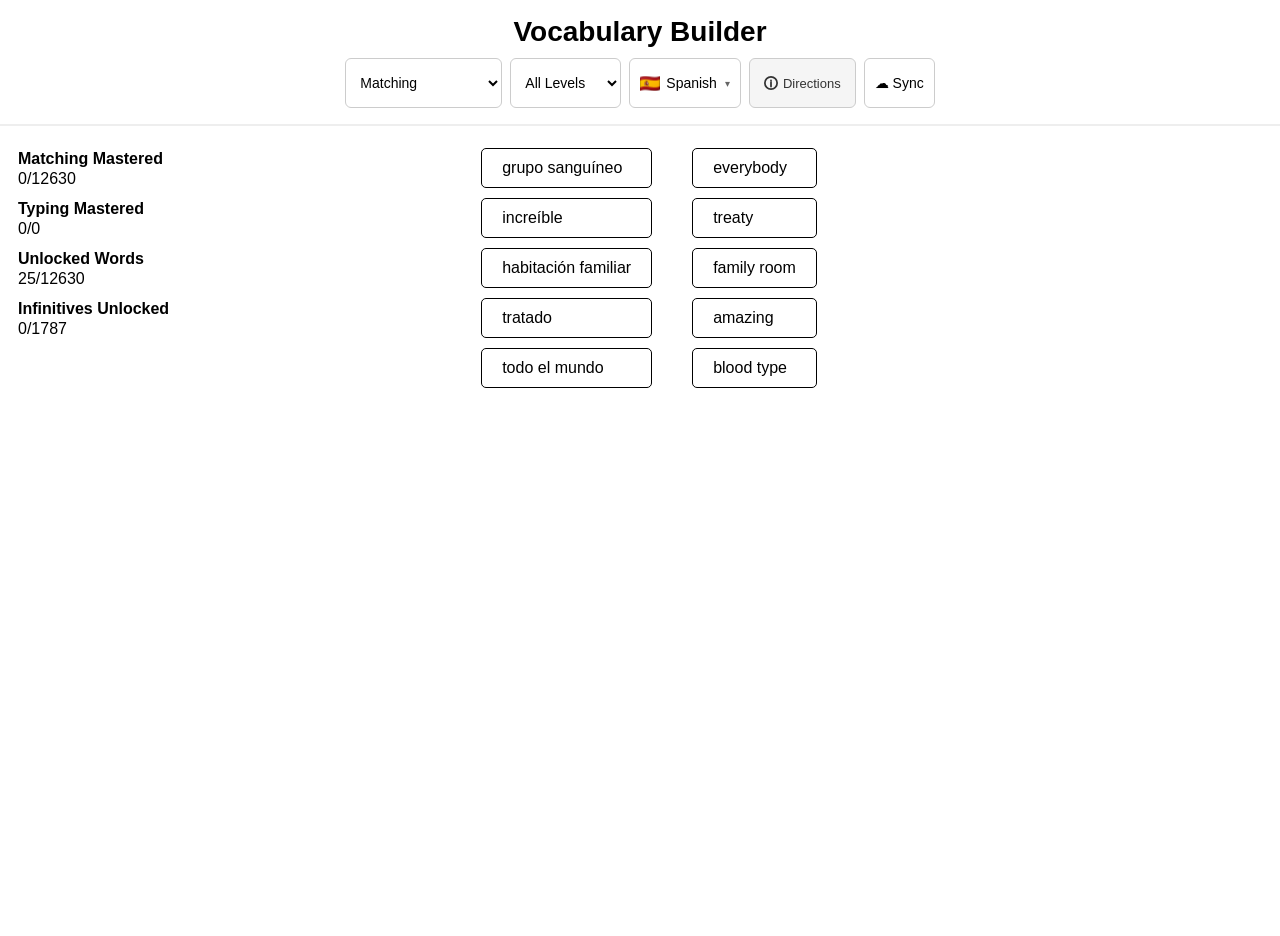
<file: index.html>
<!DOCTYPE html>
<html>
<head>
  <meta charset="UTF-8">
  <title>Language Learning Game</title>
  <link rel="stylesheet" href="style.css">

  <!-- PWA: makes the app installable -->
  <meta name="viewport" content="width=device-width, initial-scale=1">
  <meta name="theme-color" content="#ffffff">
  <link rel="manifest" href="manifest.json">
  <link rel="apple-touch-icon" href="icon-192.png">
</head>
<body>
<div id="inlineJsMarker" style="display:none;"></div>

  <header class="top">
    <h1 id="appTitle">Vocabulary Builder</h1>

    <div class="controls">
      <select id="mode">
        <option value="all">Matching</option>
        <option value="review">Review Only</option>
        <option value="typing">Typing Game</option>
        <option value="verb-match" disabled id="verbMatchOption">Verb Matching</option>
        <option value="tense-match" disabled id="tenseMatchOption">Tense Matching</option>
        <option value="verb-type" disabled id="verbTypeOption">Verb Typing</option>
        <option value="verb-transform" disabled id="verbTransformOption">Verb Transforming</option>
        <option value="mixed-mode">Mixed Mode</option>
      </select>

      <select id="level">
        <option value="all">All Levels</option>
        <option value="verbs">Verbs Only</option>
        <option value="A1">A1</option>
        <option value="A2">A2</option>
        <option value="B1">B1</option>
        <option value="B2">B2</option>
      </select>

      <div class="lang-select" id="langSelect" title="Language">
        <div class="lang-select-btn">
          <img class="lang-flag-img" src="" alt="">
          <span class="lang-select-label"></span>
          <span class="lang-chevron">▾</span>
        </div>
        <div class="lang-select-dropdown">
          <div class="lang-option" data-lang="es">
            <img src="flag_es.png" alt="ES"> Spanish
          </div>
          <div class="lang-option" data-lang="it">
            <img src="flag_it.png" alt="IT"> Italian
          </div>
        </div>
      </div>

      <a href="javascript:void(0)" onclick="window.open('help.html','_blank')" id="directionsBtn" title="How to play" style="
        display:inline-flex; align-items:center; gap:5px;
        padding:6px 14px;
        background:#f5f5f5; border:1px solid #ccc; border-radius:6px;
        color:#333; font-size:13px; font-weight:500;
        text-decoration:none; cursor:pointer;
        white-space:nowrap;
        transition:background 0.15s, border-color 0.15s;
      "
      onmouseover="this.style.background='#e8e8e8'; this.style.borderColor='#aaa';"
      onmouseout="this.style.background='#f5f5f5'; this.style.borderColor='#ccc';"
      >
        <svg width="14" height="14" viewBox="0 0 16 16" fill="none" stroke="currentColor" stroke-width="2" stroke-linecap="round">
          <circle cx="8" cy="8" r="7"/>
          <path d="M8 7v5M8 5v.5"/>
        </svg>
        Directions
      </a>
    </div>
  </header>

  <div class="content">
    <aside class="sidebar">
      <div id="stats"></div>
      <div id="mastery"></div>
    </aside>

    <main class="gameArea">

      <div class="game">
        <div id="sourceCol" class="column"></div>
        <div id="targetCol" class="column"></div>
      </div>

      <div id="typingArea" class="typing" style="display:none;">
        <div id="prompt"></div>
        <div class="input-row" id="inputRow0">
          <input id="translationInput" type="text" autocomplete="off" autocorrect="off" autocapitalize="off" spellcheck="false">
        </div>
        <div id="extraInputs" style="display:none;"></div>

        <div id="accentButtons" class="accent-buttons"></div>

        <button id="submitTranslation">Submit</button>
        <div id="feedback"></div>
        <button id="continueBtn" style="display:none;">Continue</button>
      </div>

      <div id="verbTransformArea" style="display:none;"></div>

    </main>
  </div>

  <script type="module" src="app_main.js"></script>

<script>
  window.addEventListener("DOMContentLoaded", () => {
    const current = new URLSearchParams(window.location.search).get("lang") || "es";
    const flags = { es: "flag_es.png", it: "flag_it.png" };
    const labels = { es: "Spanish", it: "Italian" };

    const sel      = document.getElementById("langSelect");
    const btn      = sel.querySelector(".lang-select-btn");
    const flagImg  = sel.querySelector(".lang-flag-img");
    const labelEl  = sel.querySelector(".lang-select-label");
    const dropdown = sel.querySelector(".lang-select-dropdown");

    flagImg.src = flags[current];
    flagImg.alt = current.toUpperCase();
    labelEl.textContent = labels[current];

    btn.addEventListener("click", e => {
      e.stopPropagation();
      dropdown.classList.toggle("open");
    });
    document.addEventListener("click", () => dropdown.classList.remove("open"));

    sel.querySelectorAll(".lang-option").forEach(opt => {
      if (opt.dataset.lang === current) opt.classList.add("lang-option-active");
      opt.addEventListener("click", e => {
        e.stopPropagation();
        const url = new URL(window.location.href);
        url.searchParams.set("lang", opt.dataset.lang);
        window.location.href = url.toString();
      });
    });
  });
</script>

</body>
</html>
</file>
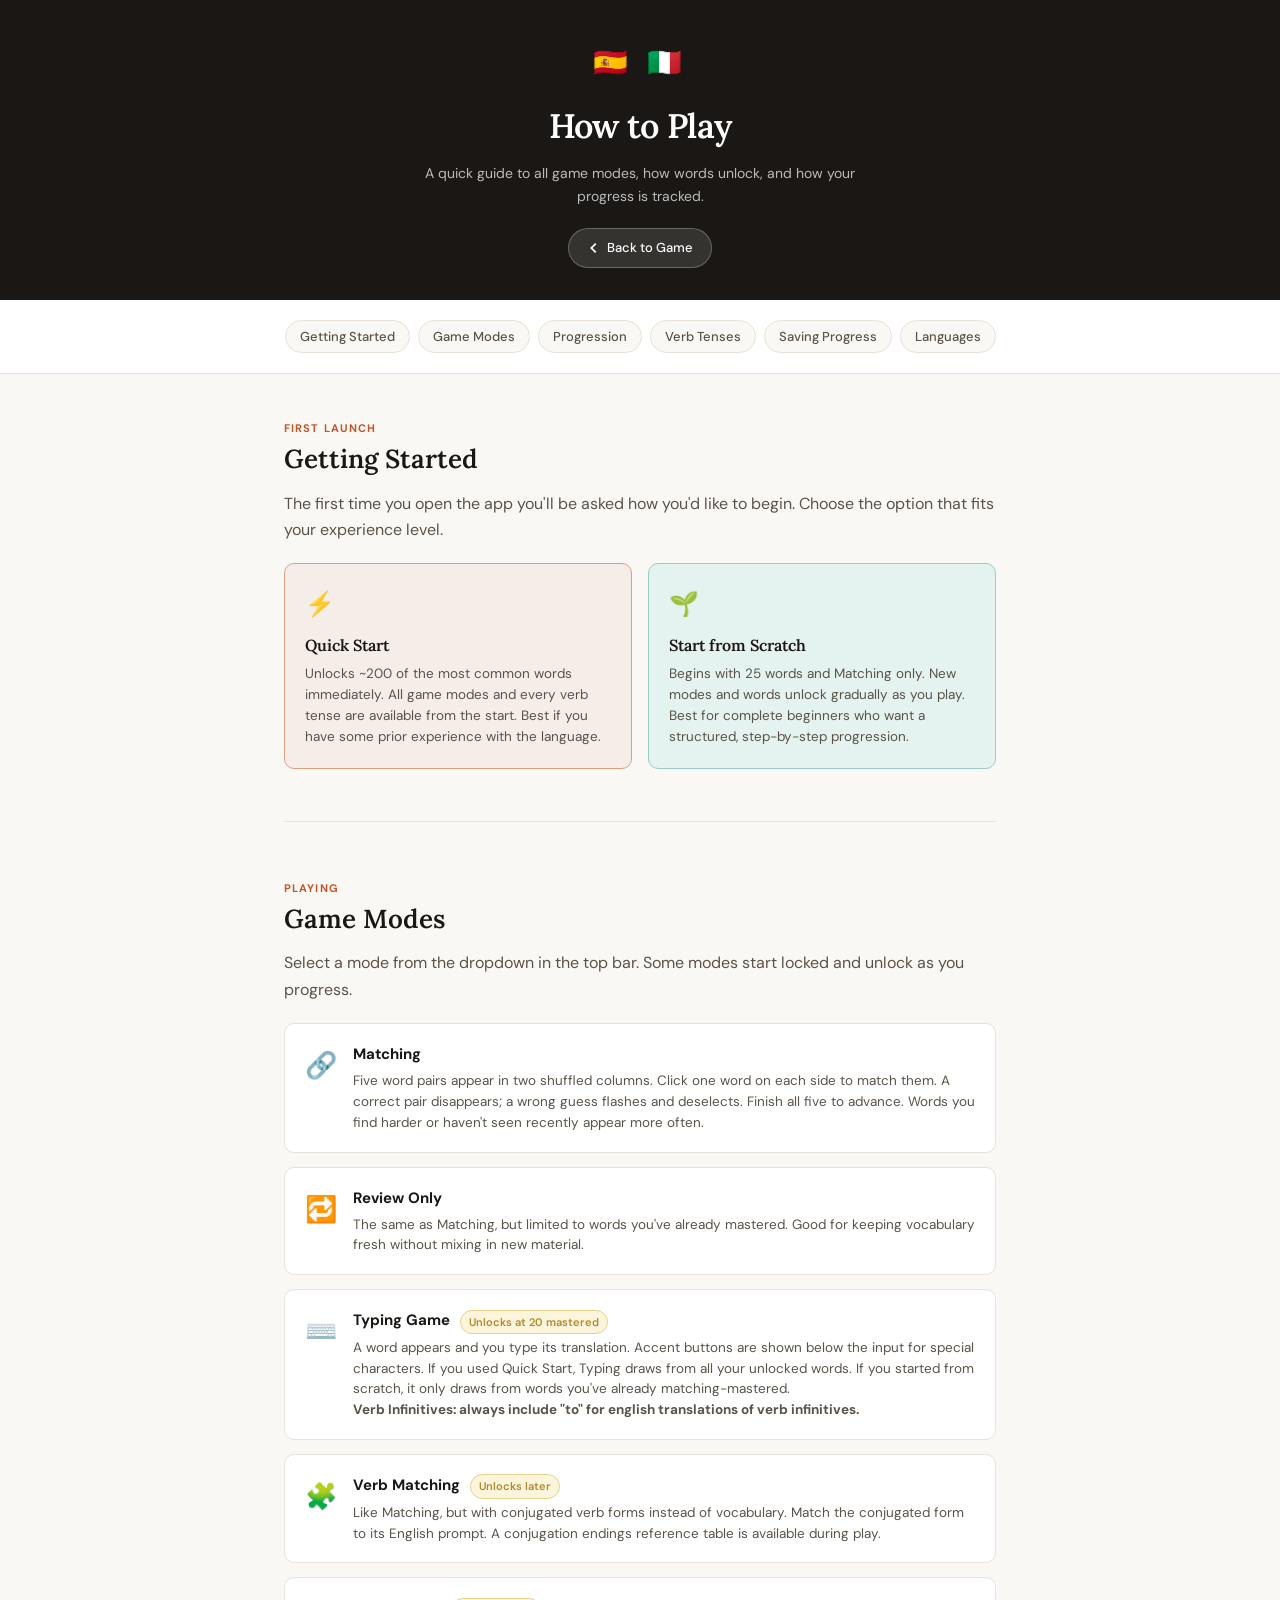
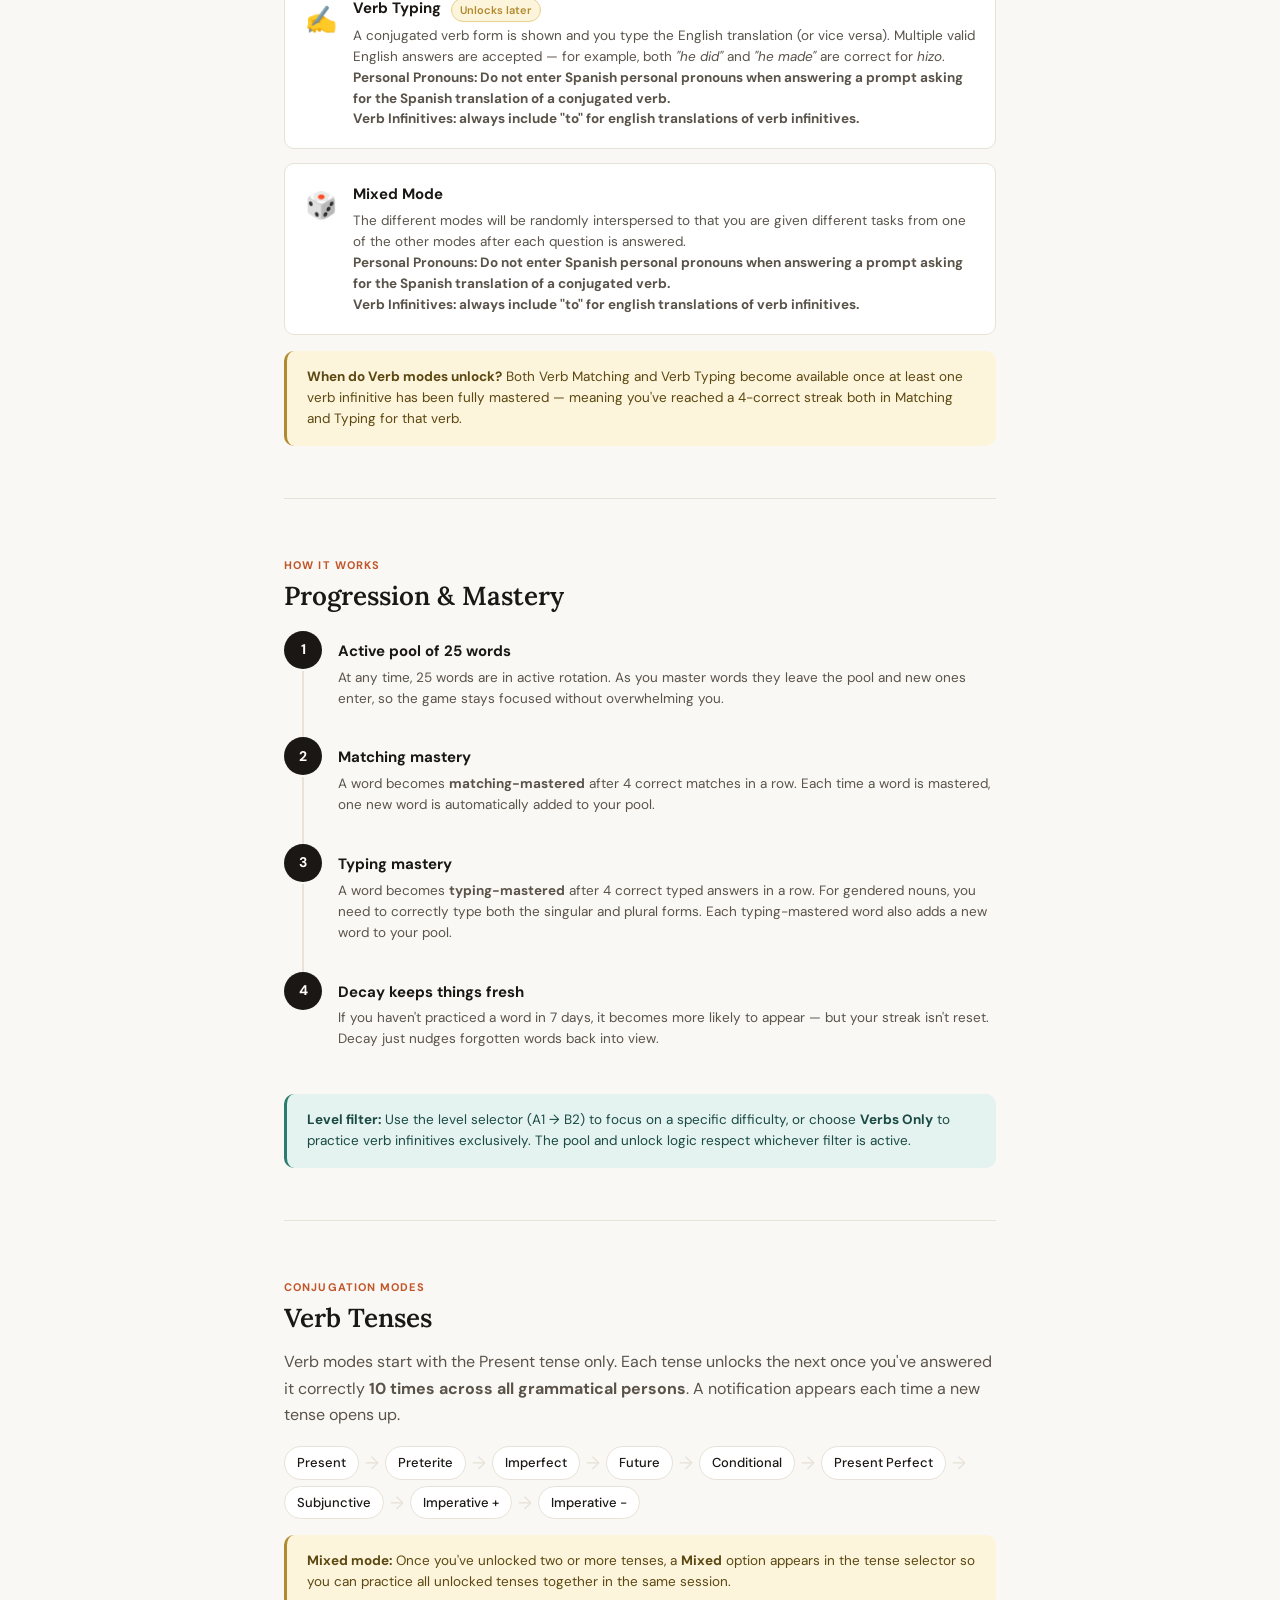
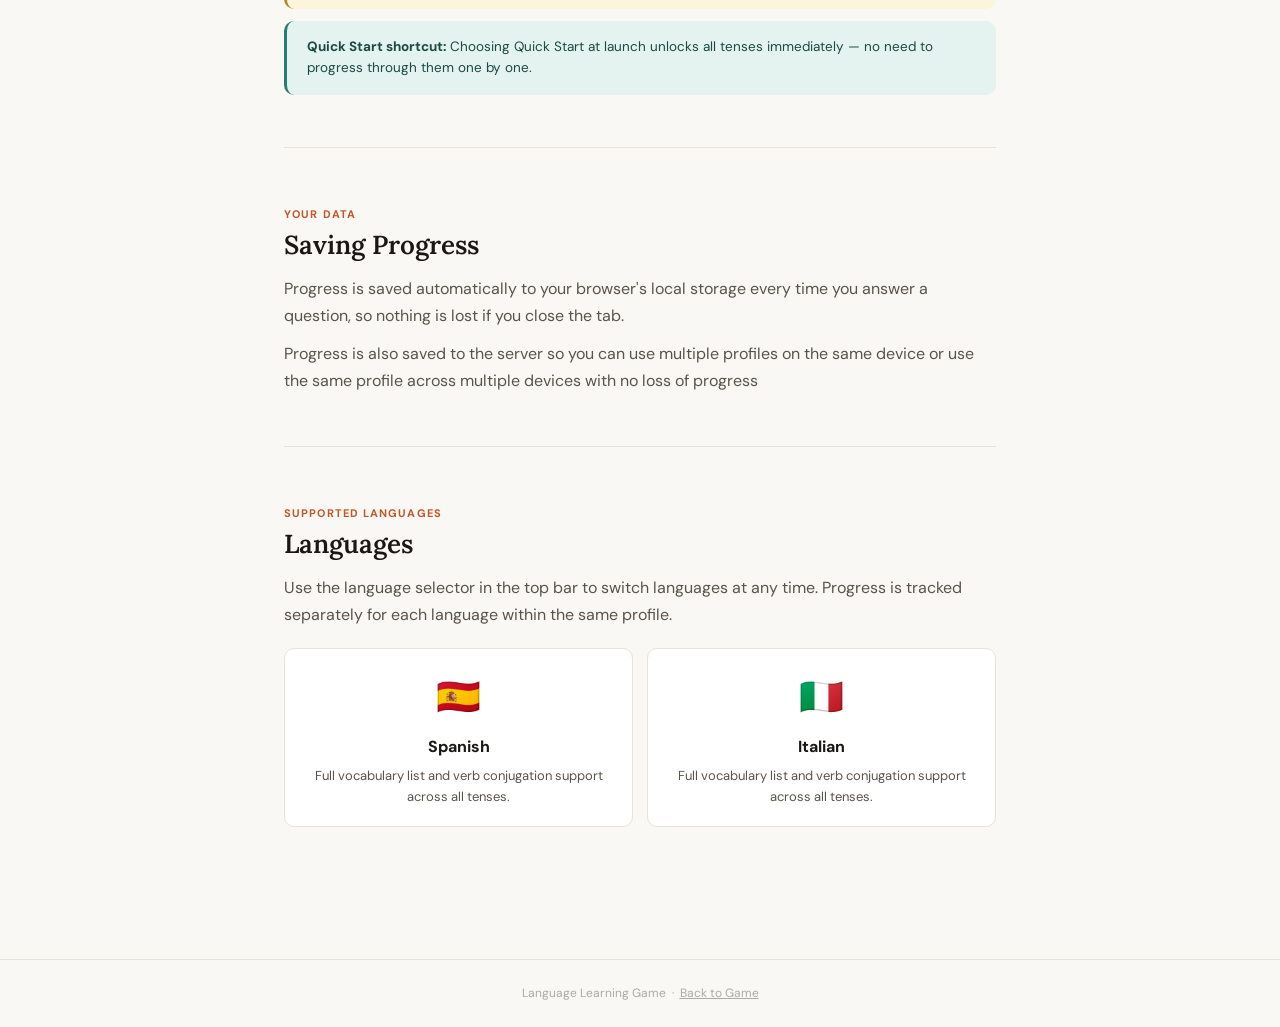
<file: help.html>
<!DOCTYPE html>
<html lang="en">
<head>
  <meta charset="UTF-8">
  <meta name="viewport" content="width=device-width, initial-scale=1">
  <title>How to Play — Language Learning Game</title>
  <style>
    @import url('https://fonts.googleapis.com/css2?family=Lora:ital,wght@0,400;0,600;1,400&family=DM+Sans:wght@400;500;700&display=swap');

    *, *::before, *::after { box-sizing: border-box; margin: 0; padding: 0; }

    :root {
      --bg:        #faf8f4;
      --surface:   #ffffff;
      --ink:       #1a1714;
      --ink-soft:  #5a534a;
      --accent:    #c0562a;
      --accent-lt: #f5ede7;
      --teal:      #2a7c6f;
      --teal-lt:   #e4f2f0;
      --gold:      #b08a2e;
      --gold-lt:   #fdf4dc;
      --border:    #e8e2d8;
      --radius:    10px;
    }

    html { scroll-behavior: smooth; }

    body {
      font-family: 'DM Sans', sans-serif;
      background: var(--bg);
      color: var(--ink);
      line-height: 1.65;
      min-height: 100vh;
    }

    /* ── Header ── */
    .page-header {
      background: var(--ink);
      color: #fff;
      padding: 40px 24px 32px;
      text-align: center;
      position: relative;
    }

    .page-header .flags {
      font-size: 28px;
      letter-spacing: 6px;
      margin-bottom: 12px;
    }

    .page-header h1 {
      font-family: 'Lora', serif;
      font-size: clamp(22px, 5vw, 34px);
      font-weight: 600;
      letter-spacing: -0.02em;
      margin-bottom: 8px;
    }

    .page-header p {
      color: #bbb;
      font-size: 14px;
      max-width: 480px;
      margin: 0 auto;
    }

    .back-btn {
      display: inline-flex;
      align-items: center;
      gap: 6px;
      margin-top: 20px;
      padding: 8px 18px;
      background: rgba(255,255,255,0.12);
      color: #fff;
      border: 1px solid rgba(255,255,255,0.25);
      border-radius: 999px;
      font-size: 13px;
      font-family: 'DM Sans', sans-serif;
      font-weight: 500;
      cursor: pointer;
      text-decoration: none;
      transition: background 0.2s;
    }
    .back-btn:hover { background: rgba(255,255,255,0.22); }
    .back-btn svg { width:14px; height:14px; }

    /* ── Nav pills ── */
    .toc {
      display: flex;
      flex-wrap: wrap;
      gap: 8px;
      justify-content: center;
      padding: 20px 24px;
      background: var(--surface);
      border-bottom: 1px solid var(--border);
      position: sticky;
      top: 0;
      z-index: 100;
    }

    .toc a {
      padding: 5px 14px;
      border-radius: 999px;
      background: var(--bg);
      border: 1px solid var(--border);
      color: var(--ink-soft);
      font-size: 13px;
      font-weight: 500;
      text-decoration: none;
      transition: all 0.15s;
      white-space: nowrap;
    }
    .toc a:hover {
      background: var(--accent-lt);
      border-color: var(--accent);
      color: var(--accent);
    }

    /* ── Main layout ── */
    .page-body {
      max-width: 760px;
      margin: 0 auto;
      padding: 40px 24px 80px;
    }

    /* ── Sections ── */
    section {
      margin-bottom: 52px;
      scroll-margin-top: 70px;
    }

    .section-label {
      display: inline-block;
      font-size: 11px;
      font-weight: 700;
      letter-spacing: 0.1em;
      text-transform: uppercase;
      color: var(--accent);
      margin-bottom: 6px;
    }

    h2 {
      font-family: 'Lora', serif;
      font-size: clamp(19px, 4vw, 26px);
      font-weight: 600;
      line-height: 1.2;
      margin-bottom: 16px;
      color: var(--ink);
    }

    p { color: var(--ink-soft); margin-bottom: 12px; }
    p:last-child { margin-bottom: 0; }

    /* ── Start cards ── */
    .start-cards {
      display: grid;
      grid-template-columns: 1fr 1fr;
      gap: 16px;
      margin-top: 20px;
    }

    @media (max-width: 500px) {
      .start-cards { grid-template-columns: 1fr; }
    }

    .start-card {
      border-radius: var(--radius);
      padding: 20px;
      border: 1.5px solid var(--border);
    }

    .start-card.qs {
      background: var(--accent-lt);
      border-color: #e0a080;
    }

    .start-card.scratch {
      background: var(--teal-lt);
      border-color: #9accc5;
    }

    .start-card .card-icon {
      font-size: 24px;
      margin-bottom: 8px;
    }

    .start-card h3 {
      font-family: 'Lora', serif;
      font-size: 16px;
      font-weight: 600;
      margin-bottom: 6px;
    }

    .start-card p {
      font-size: 13.5px;
      line-height: 1.55;
      margin: 0;
    }

    /* ── Mode cards ── */
    .mode-list {
      display: flex;
      flex-direction: column;
      gap: 14px;
      margin-top: 20px;
    }

    .mode-card {
      display: flex;
      gap: 16px;
      align-items: flex-start;
      background: var(--surface);
      border: 1px solid var(--border);
      border-radius: var(--radius);
      padding: 18px 20px;
    }

    .mode-card .mode-icon {
      font-size: 26px;
      flex-shrink: 0;
      margin-top: 2px;
    }

    .mode-card h3 {
      font-size: 15px;
      font-weight: 700;
      margin-bottom: 4px;
    }

    .mode-card p {
      font-size: 13.5px;
      margin: 0;
      line-height: 1.55;
    }

    .badge {
      display: inline-block;
      font-size: 11px;
      font-weight: 600;
      padding: 2px 8px;
      border-radius: 999px;
      margin-left: 6px;
      vertical-align: middle;
      background: var(--gold-lt);
      color: var(--gold);
      border: 1px solid #e8d090;
    }

    /* ── Progress steps ── */
    .progress-steps {
      margin-top: 20px;
      display: flex;
      flex-direction: column;
      gap: 0;
    }

    .step {
      display: flex;
      gap: 16px;
      position: relative;
    }

    .step:not(:last-child)::before {
      content: '';
      position: absolute;
      left: 18px;
      top: 40px;
      bottom: 0;
      width: 2px;
      background: var(--border);
    }

    .step-num {
      width: 38px;
      height: 38px;
      border-radius: 50%;
      background: var(--ink);
      color: #fff;
      display: flex;
      align-items: center;
      justify-content: center;
      font-size: 14px;
      font-weight: 700;
      flex-shrink: 0;
      z-index: 1;
    }

    .step-body {
      padding-bottom: 28px;
    }

    .step-body h3 {
      font-size: 15px;
      font-weight: 700;
      margin-bottom: 4px;
      padding-top: 8px;
    }

    .step-body p {
      font-size: 13.5px;
      margin: 0;
      line-height: 1.55;
    }

    /* ── Tense chain ── */
    .tense-chain {
      display: flex;
      flex-wrap: wrap;
      align-items: center;
      gap: 6px;
      margin: 18px 0 8px;
    }

    .tense-pill {
      padding: 5px 12px;
      border-radius: 999px;
      background: var(--surface);
      border: 1px solid var(--border);
      font-size: 13px;
      font-weight: 500;
      color: var(--ink);
    }

    .tense-arrow {
      color: var(--border);
      font-size: 18px;
      line-height: 1;
    }

    /* ── Info boxes ── */
    .info-box {
      border-radius: var(--radius);
      padding: 16px 20px;
      margin-top: 16px;
      font-size: 13.5px;
      line-height: 1.55;
    }

    .info-box.tip {
      background: var(--gold-lt);
      border-left: 3px solid var(--gold);
      color: #5a4810;
    }

    .info-box.note {
      background: var(--teal-lt);
      border-left: 3px solid var(--teal);
      color: #1a4a43;
    }

    .info-box strong { font-weight: 700; }

    /* ── Language grid ── */
    .lang-grid {
      display: grid;
      grid-template-columns: 1fr 1fr;
      gap: 14px;
      margin-top: 20px;
    }

    @media (max-width: 440px) {
      .lang-grid { grid-template-columns: 1fr; }
    }

    .lang-card {
      background: var(--surface);
      border: 1px solid var(--border);
      border-radius: var(--radius);
      padding: 18px 20px;
      text-align: center;
    }

    .lang-card .lang-flag { font-size: 36px; margin-bottom: 8px; }
    .lang-card h3 { font-size: 16px; font-weight: 700; margin-bottom: 4px; }
    .lang-card p { font-size: 13px; margin: 0; }

    /* ── Divider ── */
    hr {
      border: none;
      border-top: 1px solid var(--border);
      margin: 0 0 52px;
    }

    /* ── Footer ── */
    .page-footer {
      text-align: center;
      padding: 24px;
      font-size: 12px;
      color: #aaa;
      border-top: 1px solid var(--border);
    }
  </style>
</head>
<body>

  <header class="page-header">
    <div class="flags">🇪🇸 🇮🇹</div>
    <h1>How to Play</h1>
    <p>A quick guide to all game modes, how words unlock, and how your progress is tracked.</p>
    <a class="back-btn" href="javascript:window.close()">
      <svg viewBox="0 0 16 16" fill="none" stroke="currentColor" stroke-width="2">
        <path d="M10 3L5 8l5 5"/>
      </svg>
      Back to Game
    </a>
  </header>

  <nav class="toc" aria-label="Page sections">
    <a href="#getting-started">Getting Started</a>
    <a href="#modes">Game Modes</a>
    <a href="#progression">Progression</a>
    <a href="#verb-tenses">Verb Tenses</a>
    <a href="#sync">Saving Progress</a>
    <a href="#languages">Languages</a>
  </nav>

  <div class="page-body">

    <!-- ── GETTING STARTED ── -->
    <section id="getting-started">
      <span class="section-label">First launch</span>
      <h2>Getting Started</h2>
      <p>The first time you open the app you'll be asked how you'd like to begin. Choose the option that fits your experience level.</p>

      <div class="start-cards">
        <div class="start-card qs">
          <div class="card-icon">⚡</div>
          <h3>Quick Start</h3>
          <p>Unlocks ~200 of the most common words immediately. All game modes and every verb tense are available from the start. Best if you have some prior experience with the language.</p>
        </div>
        <div class="start-card scratch">
          <div class="card-icon">🌱</div>
          <h3>Start from Scratch</h3>
          <p>Begins with 25 words and Matching only. New modes and words unlock gradually as you play. Best for complete beginners who want a structured, step-by-step progression.</p>
        </div>
      </div>
    </section>

    <hr>

    <!-- ── GAME MODES ── -->
    <section id="modes">
      <span class="section-label">Playing</span>
      <h2>Game Modes</h2>
      <p>Select a mode from the dropdown in the top bar. Some modes start locked and unlock as you progress.</p>

      <div class="mode-list">

        <div class="mode-card">
          <div class="mode-icon">🔗</div>
          <div>
            <h3>Matching</h3>
            <p>Five word pairs appear in two shuffled columns. Click one word on each side to match them. A correct pair disappears; a wrong guess flashes and deselects. Finish all five to advance. Words you find harder or haven't seen recently appear more often.</p>
          </div>
        </div>

        <div class="mode-card">
          <div class="mode-icon">🔁</div>
          <div>
            <h3>Review Only</h3>
            <p>The same as Matching, but limited to words you've already mastered. Good for keeping vocabulary fresh without mixing in new material.</p>
          </div>
        </div>

        <div class="mode-card">
          <div class="mode-icon">⌨️</div>
          <div>
            <h3>Typing Game <span class="badge">Unlocks at 20 mastered</span></h3>
            <p>A word appears and you type its translation. Accent buttons are shown below the input for special characters. If you used Quick Start, Typing draws from all your unlocked words. If you started from scratch, it only draws from words you've already matching-mastered.<br><strong>Verb Infinitives: always include "to" for english translations of verb infinitives.</strong></p>
          </div>
        </div>

        <div class="mode-card">
          <div class="mode-icon">🧩</div>
          <div>
            <h3>Verb Matching <span class="badge">Unlocks later</span></h3>
            <p>Like Matching, but with conjugated verb forms instead of vocabulary. Match the conjugated form to its English prompt. A conjugation endings reference table is available during play.</p>
          </div>
        </div>

        <div class="mode-card">
          <div class="mode-icon">✍️</div>
          <div>
            <h3>Verb Typing <span class="badge">Unlocks later</span></h3>
            <p>A conjugated verb form is shown and you type the English translation (or vice versa). Multiple valid English answers are accepted — for example, both <em>"he did"</em> and <em>"he made"</em> are correct for <em>hizo</em>.<br><strong> Personal Pronouns: Do not enter Spanish personal pronouns when answering a prompt asking for the Spanish translation of a conjugated verb. <br>Verb Infinitives: always include "to" for english translations of verb infinitives.</strong></p>
          </div>
        </div>

        <div class="mode-card">
          <div class="mode-icon">🎲</div>
          <div>
            <h3>Mixed Mode</h3>
            <p>The different modes will be randomly interspersed to that you are given different tasks from one of the other modes after each question is answered.<strong> <br><strong> Personal Pronouns: Do not enter Spanish personal pronouns when answering a prompt asking for the Spanish translation of a conjugated verb. <br>Verb Infinitives: always include "to" for english translations of verb infinitives.</strong></p></strong></p>
          </div>
        </div>

      </div>

      <div class="info-box tip">
        <strong>When do Verb modes unlock?</strong> Both Verb Matching and Verb Typing become available once at least one verb infinitive has been fully mastered — meaning you've reached a 4-correct streak both in Matching and Typing for that verb.
      </div>
    </section>

    <hr>

    <!-- ── PROGRESSION ── -->
    <section id="progression">
      <span class="section-label">How it works</span>
      <h2>Progression &amp; Mastery</h2>

      <div class="progress-steps">

        <div class="step">
          <div class="step-num">1</div>
          <div class="step-body">
            <h3>Active pool of 25 words</h3>
            <p>At any time, 25 words are in active rotation. As you master words they leave the pool and new ones enter, so the game stays focused without overwhelming you.</p>
          </div>
        </div>

        <div class="step">
          <div class="step-num">2</div>
          <div class="step-body">
            <h3>Matching mastery</h3>
            <p>A word becomes <strong>matching-mastered</strong> after 4 correct matches in a row. Each time a word is mastered, one new word is automatically added to your pool.</p>
          </div>
        </div>

        <div class="step">
          <div class="step-num">3</div>
          <div class="step-body">
            <h3>Typing mastery</h3>
            <p>A word becomes <strong>typing-mastered</strong> after 4 correct typed answers in a row. For gendered nouns, you need to correctly type both the singular and plural forms. Each typing-mastered word also adds a new word to your pool.</p>
          </div>
        </div>

        <div class="step">
          <div class="step-num">4</div>
          <div class="step-body">
            <h3>Decay keeps things fresh</h3>
            <p>If you haven't practiced a word in 7 days, it becomes more likely to appear — but your streak isn't reset. Decay just nudges forgotten words back into view.</p>
          </div>
        </div>

      </div>

      <div class="info-box note">
        <strong>Level filter:</strong> Use the level selector (A1 → B2) to focus on a specific difficulty, or choose <strong>Verbs Only</strong> to practice verb infinitives exclusively. The pool and unlock logic respect whichever filter is active.
      </div>
    </section>

    <hr>

    <!-- ── VERB TENSES ── -->
    <section id="verb-tenses">
      <span class="section-label">Conjugation modes</span>
      <h2>Verb Tenses</h2>
      <p>Verb modes start with the Present tense only. Each tense unlocks the next once you've answered it correctly <strong>10 times across all grammatical persons</strong>. A notification appears each time a new tense opens up.</p>

      <div class="tense-chain">
        <span class="tense-pill">Present</span>
        <span class="tense-arrow">→</span>
        <span class="tense-pill">Preterite</span>
        <span class="tense-arrow">→</span>
        <span class="tense-pill">Imperfect</span>
        <span class="tense-arrow">→</span>
        <span class="tense-pill">Future</span>
        <span class="tense-arrow">→</span>
        <span class="tense-pill">Conditional</span>
        <span class="tense-arrow">→</span>
        <span class="tense-pill">Present Perfect</span>
        <span class="tense-arrow">→</span>
        <span class="tense-pill">Subjunctive</span>
        <span class="tense-arrow">→</span>
        <span class="tense-pill">Imperative +</span>
        <span class="tense-arrow">→</span>
        <span class="tense-pill">Imperative −</span>
      </div>

      <div class="info-box tip">
        <strong>Mixed mode:</strong> Once you've unlocked two or more tenses, a <strong>Mixed</strong> option appears in the tense selector so you can practice all unlocked tenses together in the same session.
      </div>

      <div class="info-box note" style="margin-top:12px;">
        <strong>Quick Start shortcut:</strong> Choosing Quick Start at launch unlocks all tenses immediately — no need to progress through them one by one.
      </div>
    </section>

    <hr>

    <!-- ── SAVING PROGRESS ── -->
    <section id="sync">
      <span class="section-label">Your data</span>
      <h2>Saving Progress</h2>
      <p>Progress is saved automatically to your browser's local storage every time you answer a question, so nothing is lost if you close the tab.</p>  
      <p>Progress is also saved to the server so you can use multiple profiles on the same device or use the same profile across multiple devices with no loss of progress</p>
    </section>

    <hr>

    <!-- ── LANGUAGES ── -->
    <section id="languages">
      <span class="section-label">Supported languages</span>
      <h2>Languages</h2>
      <p>Use the language selector in the top bar to switch languages at any time. Progress is tracked separately for each language within the same profile.</p>

      <div class="lang-grid">
        <div class="lang-card">
          <div class="lang-flag">🇪🇸</div>
          <h3>Spanish</h3>
          <p>Full vocabulary list and verb conjugation support across all tenses.</p>
        </div>
        <div class="lang-card">
          <div class="lang-flag">🇮🇹</div>
          <h3>Italian</h3>
          <p>Full vocabulary list and verb conjugation support across all tenses.</p>
        </div>
      </div>
    </section>

  </div>

  <footer class="page-footer">
    Language Learning Game &nbsp;·&nbsp; <a href="javascript:window.close()" style="color:inherit;">Back to Game</a>
  </footer>

</body>
</html>
</file>
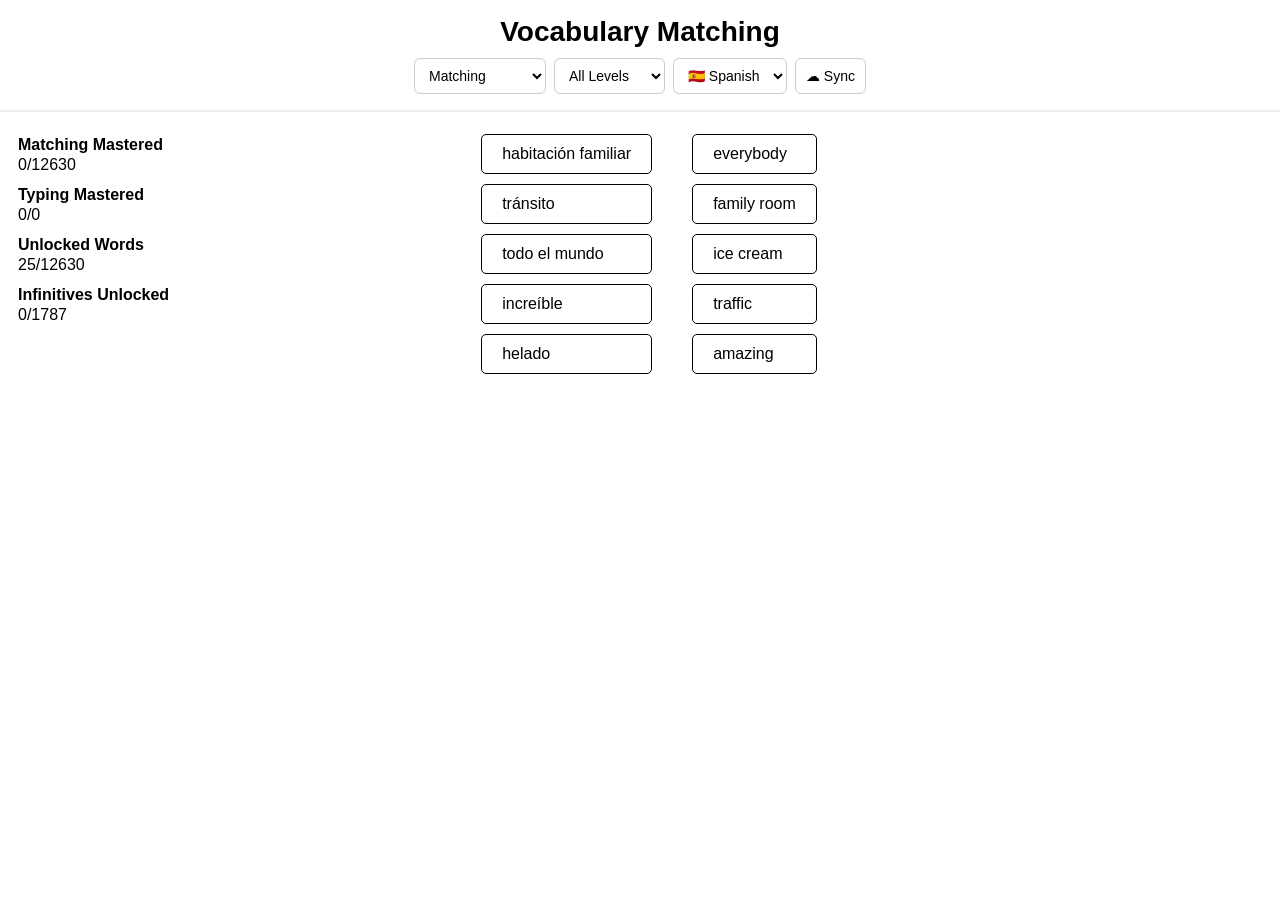
<file: index (1).html>
<!DOCTYPE html>
<html>
<head>
  <title>Language Learning Game</title>
  <link rel="stylesheet" href="style.css">

  <!-- PWA: makes the app installable -->
  <meta name="viewport" content="width=device-width, initial-scale=1">
  <meta name="theme-color" content="#ffffff">
  <link rel="manifest" href="manifest.json">
  <link rel="apple-touch-icon" href="icon-192.png">
</head>
<body>
<div id="inlineJsMarker" style="display:none;"></div>

  <header class="top">
    <h1 id="appTitle">Vocabulary Matching</h1>

    <div class="controls">
      <select id="mode">
        <option value="all">Matching</option>
        <option value="review">Review Only</option>
        <option value="typing">Typing Game</option>
        <option value="verb-match" disabled id="verbMatchOption">Verb Matching</option>
        <option value="verb-type" disabled id="verbTypeOption">Verb Typing</option>
      </select>

      <select id="level">
        <option value="all">All Levels</option>
        <option value="verbs">Verbs Only</option>
        <option value="A1">A1</option>
        <option value="A2">A2</option>
        <option value="B1">B1</option>
        <option value="B2">B2</option>
      </select>

      <select id="langSelect" title="Language">
        <option value="es">🇪🇸 Spanish</option>
        <option value="it">🇮🇹 Italian</option>
      </select>
    </div>
  </header>

  <div class="content">
    <aside class="sidebar">
      <div id="stats"></div>
      <div id="mastery"></div>
    </aside>

    <main class="gameArea">

      <div class="game">
        <div id="sourceCol" class="column"></div>
        <div id="targetCol" class="column"></div>
      </div>

      <div id="typingArea" class="typing" style="display:none;">
        <div id="prompt"></div>
        <input id="translationInput" type="text">

        <div id="accentButtons" class="accent-buttons"></div>

        <button id="submitTranslation">Submit</button>
        <div id="feedback"></div>
        <button id="continueBtn" style="display:none;">Continue</button>
      </div>

    </main>
  </div>

  <script type="module" src="app_main.js"></script>

<script>
  window.addEventListener("DOMContentLoaded", () => {
    const sel = document.getElementById("langSelect");
    if (sel) {
      const current = new URLSearchParams(window.location.search).get("lang") || "es";
      sel.value = current;
      sel.addEventListener("change", () => {
        const url = new URL(window.location.href);
        url.searchParams.set("lang", sel.value);
        window.location.href = url.toString();
      });
    }
  });

  if ("serviceWorker" in navigator) {
    navigator.serviceWorker.getRegistrations().then(registrations => {
      for (const reg of registrations) reg.unregister();
    });
  }
</script>

</body>
</html>
</file>
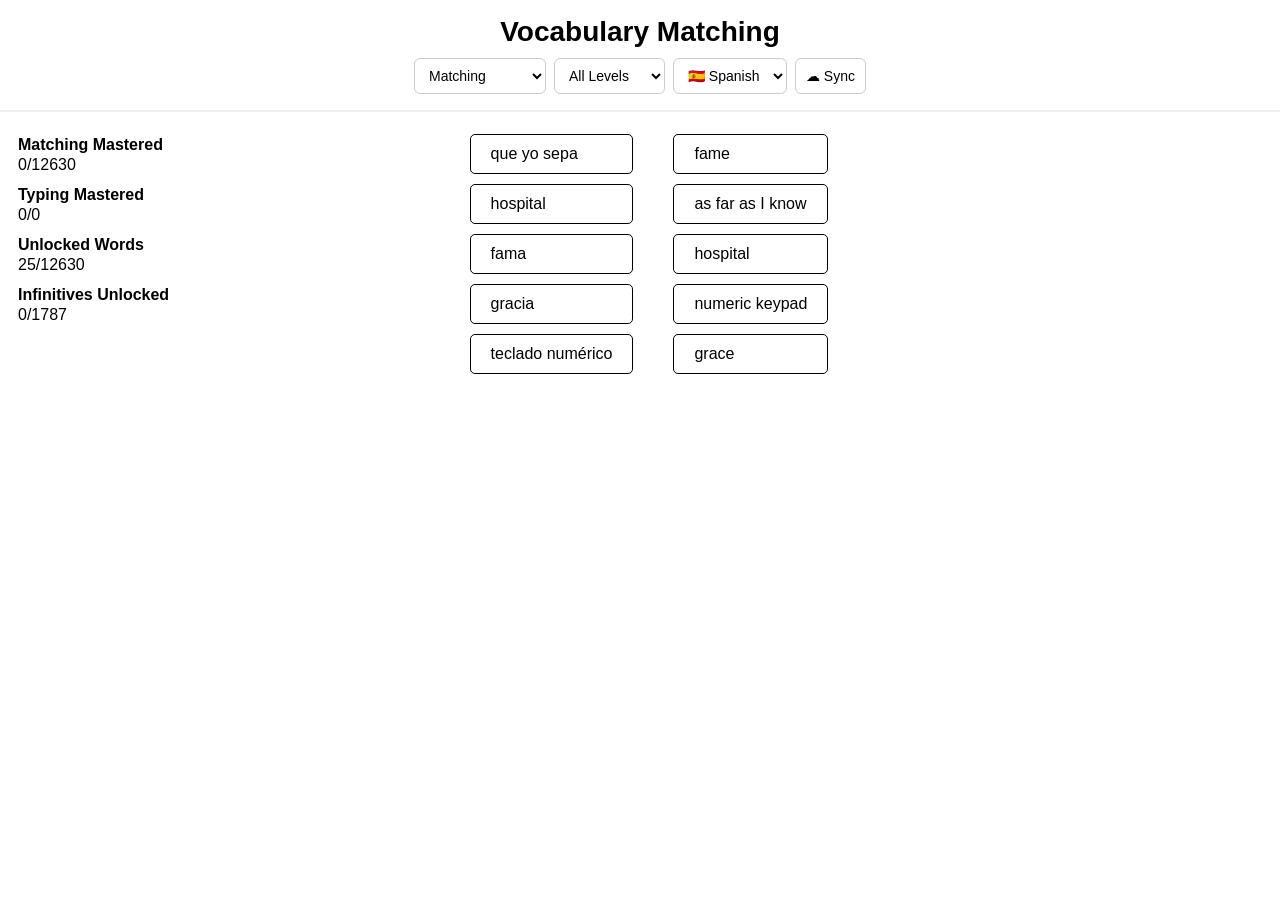
<file: index (2).html>
<!DOCTYPE html>
<html>
<head>
  <title>Language Learning Game</title>
  <link rel="stylesheet" href="style.css">

  <!-- PWA: makes the app installable -->
  <meta name="viewport" content="width=device-width, initial-scale=1">
  <meta name="theme-color" content="#ffffff">
  <link rel="manifest" href="manifest.json">
  <link rel="apple-touch-icon" href="icon-192.png">
</head>
<body>
<div id="inlineJsMarker" style="display:none;"></div>

  <header class="top">
    <h1 id="appTitle">Vocabulary Matching</h1>

    <div class="controls">
      <select id="mode">
        <option value="all">Matching</option>
        <option value="review">Review Only</option>
        <option value="typing">Typing Game</option>
        <option value="verb-match" disabled id="verbMatchOption">Verb Matching</option>
        <option value="verb-type" disabled id="verbTypeOption">Verb Typing</option>
      </select>

      <select id="level">
        <option value="all">All Levels</option>
        <option value="verbs">Verbs Only</option>
        <option value="A1">A1</option>
        <option value="A2">A2</option>
        <option value="B1">B1</option>
        <option value="B2">B2</option>
      </select>

      <select id="langSelect" title="Language">
        <option value="es">🇪🇸 Spanish</option>
        <option value="it">🇮🇹 Italian</option>
      </select>
    </div>
  </header>

  <div class="content">
    <aside class="sidebar">
      <div id="stats"></div>
      <div id="mastery"></div>
    </aside>

    <main class="gameArea">

      <div class="game">
        <div id="sourceCol" class="column"></div>
        <div id="targetCol" class="column"></div>
      </div>

      <div id="typingArea" class="typing" style="display:none;">
        <div id="prompt"></div>
        <input id="translationInput" type="text">

        <div id="accentButtons" class="accent-buttons"></div>

        <button id="submitTranslation">Submit</button>
        <div id="feedback"></div>
        <button id="continueBtn" style="display:none;">Continue</button>
      </div>

    </main>
  </div>

  <script type="module" src="app_main.js"></script>

<script>
  window.addEventListener("DOMContentLoaded", () => {
    const sel = document.getElementById("langSelect");
    if (sel) {
      const current = new URLSearchParams(window.location.search).get("lang") || "es";
      sel.value = current;
      sel.addEventListener("change", () => {
        const url = new URL(window.location.href);
        url.searchParams.set("lang", sel.value);
        window.location.href = url.toString();
      });
    }
  });

  if ("serviceWorker" in navigator) {
    navigator.serviceWorker.register("./service-worker.js");
  }
</script>

</body>
</html>
</file>
<file: style.css>
/* ── Base ────────────────────────────────────────────────────────────────── */
body {
  margin: 0;
  font-family: Arial, sans-serif;
}

/* ── Header ──────────────────────────────────────────────────────────────── */
.top {
  text-align: center;
  padding: 16px 12px 10px;
  border-bottom: 2px solid #eee;
}

.top h1 {
  margin: 0 0 10px;
  font-size: clamp(18px, 4vw, 28px);
}

.controls {
  display: flex;
  justify-content: center;
  gap: 8px;
  flex-wrap: wrap;
  margin-bottom: 6px;
}

.controls select,
.controls button {
  font-size: 14px;
  padding: 6px 10px;
  border-radius: 6px;
  border: 1px solid #ccc;
  background: #fff;
  cursor: pointer;
  min-height: 36px; /* comfortable tap target */
}

.lang-select {
  position: relative;
  display: inline-block;
}
.lang-select-btn {
  display: inline-flex;
  align-items: center;
  gap: 6px;
  font-size: 14px;
  padding: 6px 10px;
  border-radius: 6px;
  border: 1px solid #ccc;
  background: #fff;
  cursor: pointer;
  min-height: 36px;
  user-select: none;
  white-space: nowrap;
}
.lang-flag-img { width: 20px; height: 15px; }
.lang-chevron  { font-size: 10px; color: #666; margin-left: 2px; }
.lang-select-dropdown {
  display: none;
  position: absolute;
  top: calc(100% + 2px);
  left: 0;
  z-index: 1000;
  background: #fff;
  border: 1px solid #ccc;
  border-radius: 6px;
  box-shadow: 0 2px 8px rgba(0,0,0,0.15);
  min-width: 100%;
}
.lang-select-dropdown.open { display: block; }
.lang-option {
  display: flex;
  align-items: center;
  gap: 8px;
  padding: 8px 12px;
  cursor: pointer;
  font-size: 14px;
  white-space: nowrap;
}
.lang-option:first-child { border-radius: 6px 6px 0 0; }
.lang-option:last-child  { border-radius: 0 0 6px 6px; }
.lang-option:hover, .lang-option-active { background: #f5f5f5; }
.lang-option img { width: 20px; height: 15px; }

/* ── Two-column desktop layout ───────────────────────────────────────────── */
:root {
  --sidebar-width: 364px;
}

.content {
  display: grid;
  grid-template-columns: var(--sidebar-width) 1fr;
  gap: 18px;
  padding: 12px 18px 18px;
  align-items: start;
}

.sidebar {
  padding-right: 14px;
  min-height: calc(100vh - 120px);
  overflow-y: auto;
}

#stats {
  margin-top: 10px;
  font-weight: bold;
}

#mastery {
  margin-top: 10px;
}

/* Game area */
.gameArea {
  display: flex;
  flex-direction: column;
  align-items: center;
  width: 100%;
  transform: translateX(calc(var(--sidebar-width) / -2));
}

/* ── Matching columns ────────────────────────────────────────────────────── */
.game {
  display: flex;
  justify-content: center;
  gap: 40px;
  margin: 10px auto 0 auto;
  max-width: 900px;
  width: 100%;
}

.column {
  display: flex;
  flex-direction: column;
  gap: 10px;
}

.word {
  padding: 10px 20px;
  border: 1px solid black;
  cursor: pointer;
  border-radius: 5px;
}

.word.selected { background-color: #ffe58a; }
.word.matched  { background-color: #9ae6b4; cursor: default; }

/* ── Typing area ─────────────────────────────────────────────────────────── */
#typing_area {
  margin-top: 18px;
  width: 100%;
  max-width: 700px;
  text-align: center;
}

#prompt {
  font-size: 20px;
  margin-bottom: 10px;
}

#translationInput {
  padding: 8px;
  font-size: 16px;
  width: min(520px, 90%);
}

.input-row {
  display: flex;
  align-items: center;
  justify-content: center;
  gap: 8px;
  margin-top: 4px;
}

#extraInputs {
  display: flex;
  flex-direction: column;
  align-items: center;
  gap: 8px;
  margin-top: 8px;
}

.extra-input {
  padding: 8px;
  font-size: 16px;
  width: min(520px, 90%);
}

#feedback {
  margin-top: 10px;
  font-weight: bold;
}

/* ── Accent buttons ──────────────────────────────────────────────────────── */
.accent-buttons {
  margin-top: 8px;
  display: flex;
  justify-content: center;
  flex-wrap: wrap;
  gap: 6px;
}

.accent-buttons button {
  padding: 6px 10px;
  font-size: 16px;
  cursor: pointer;
  border-radius: 6px;
  border: 1px solid #bbb;
  background: #f7f7f7;
}

.accent-buttons button:active { transform: translateY(1px); }

/* ── Endings reference button ────────────────────────────────────────────── */
#showEndingsBtn {
  display: none;
  padding: 6px 14px;
  font-size: 13px;
  font-family: inherit;
  cursor: pointer;
  border-radius: 6px;
  border: 1px solid #aaa;
  background: #f0f4ff;
  color: #334;
  transition: background 0.15s, border-color 0.15s;
}
#showEndingsBtn:hover { background: #dce6ff; border-color: #88a; }

/* ── Modal overlay ───────────────────────────────────────────────────────── */
#endingsModal {
  display: none;
  position: fixed;
  inset: 0;
  background: rgba(0,0,0,0.45);
  z-index: 10000;
  align-items: center;
  justify-content: center;
}
#endingsModal.open { display: flex; }

/* ── Modal box ───────────────────────────────────────────────────────────── */
.endings-box {
  background: #fff;
  border-radius: 10px;
  box-shadow: 0 8px 40px rgba(0,0,0,0.22);
  padding: 28px 32px 24px;
  max-width: 620px;
  width: 95vw;
  max-height: 85vh;
  overflow-y: auto;
  position: relative;
  font-family: Arial, sans-serif;
}

.endings-box h2 { margin: 0 0 4px; font-size: 18px; color: #222; }
.endings-box .endings-subtitle { font-size: 12px; color: #777; margin-bottom: 18px; }

.endings-close {
  position: absolute;
  top: 14px; right: 16px;
  background: none; border: none;
  font-size: 22px; cursor: pointer;
  color: #666; line-height: 1;
}
.endings-close:hover { color: #111; }

/* ── Endings table ───────────────────────────────────────────────────────── */
.endings-table {
  width: 100%;
  border-collapse: collapse;
  font-size: 14px;
}
.endings-table th {
  padding: 8px 12px;
  text-align: center;
  font-size: 13px;
  font-weight: 700;
  letter-spacing: 0.04em;
  border-bottom: 2px solid #ddd;
}
.endings-table th.col-person { text-align: left; color: #555; }
.endings-table th.col-ar { color: #c0392b; }
.endings-table th.col-er { color: #1a6baf; }
.endings-table th.col-ir { color: #218838; }
.endings-table td {
  padding: 7px 12px;
  text-align: center;
  border-bottom: 1px solid #f0f0f0;
}
.endings-table td.col-person {
  text-align: left;
  font-weight: 600;
  color: #333;
  white-space: nowrap;
}
.endings-table tr:last-child td { border-bottom: none; }
.endings-table tr:nth-child(even) td { background: #fafafa; }

.ending-pill {
  display: inline-block;
  padding: 2px 10px;
  border-radius: 20px;
  font-weight: 700;
  font-size: 14px;
  letter-spacing: 0.01em;
}
.ending-pill.ar { background: #fdecea; color: #c0392b; }
.ending-pill.er { background: #e8f0fb; color: #1a6baf; }
.ending-pill.ir { background: #e6f4ea; color: #218838; }
.ending-pill.same-as-er { background: #e6f4ea; color: #218838; opacity: 0.75; }

.endings-note {
  margin-top: 14px;
  font-size: 12px;
  color: #888;
  font-style: italic;
}
.endings-stem-note {
  margin-bottom: 14px;
  padding: 8px 12px;
  background: #fffbe6;
  border-left: 3px solid #f0c040;
  border-radius: 4px;
  font-size: 12px;
  color: #665500;
}

/* ── Verb Transform mode ─────────────────────────────────────────────────── */
#verbTransformArea {
  width: 100%;
  max-width: 700px;
  text-align: center;
  padding: 10px 0;
}

.vt-feedback-top {
  font-size: 20px;
  font-weight: bold;
  min-height: 28px;
  margin-bottom: 6px;
}

.vt-prompt-label {
  font-size: 14px;
  color: #666;
  margin-bottom: 2px;
}

.vt-prompt {
  font-size: 20px;
  font-style: italic;
  margin-bottom: 14px;
}

.vt-letter-row {
  display: flex;
  align-items: center;
  gap: 4px;
  margin-bottom: 14px;
  flex-wrap: wrap;
  justify-content: center;
  width: 100%;
}

.vt-letter {
  min-width: 32px;
  height: 38px;
  border: 1.5px solid #555;
  border-radius: 6px;
  display: -webkit-box;
  display: -webkit-flex;
  display: flex;
  -webkit-box-align: center;
  -webkit-align-items: center;
  align-items: center;
  -webkit-box-pack: center;
  -webkit-justify-content: center;
  justify-content: center;
  cursor: pointer;
  font-size: 18px;
  line-height: 38px;
  text-align: center;
  user-select: none;
  -webkit-user-select: none;
  touch-action: manipulation;
  background: #fff;
  transition: background 0.1s, border-color 0.1s;
  padding: 0 5px;
  box-sizing: border-box;
  flex-shrink: 0;
  -webkit-flex-shrink: 0;
}

.vt-letter:hover:not(.vt-kept) {
  background: #f5f5f5;
}

.vt-letter.vt-selected {
  background: #fad4d4;
  border-color: #c0392b;
}

.vt-letter.vt-kept {
  cursor: default;
}

.vt-pronoun-input {
  border: none;
  border-bottom: 2px solid #446;
  outline: none;
  font-size: 18px;
  font-family: Arial, sans-serif;
  width: 46px;
  background: transparent;
  padding: 0 4px;
  margin-right: 4px;
  height: 38px;
  vertical-align: middle;
  text-align: center;
  color: #446;
}

.vt-ending {
  min-width: 52px;
  padding: 0 12px;
  letter-spacing: 3px;
}

.vt-replace-input {
  border: none;
  border-bottom: 2px solid #444;
  outline: none;
  font-size: 18px;
  font-family: Arial, sans-serif;
  background: transparent;
  padding: 0 4px;
  margin-left: 2px;
  height: 38px;
  vertical-align: middle;
}

.vt-btn-row {
  position: relative;
  display: flex;
  align-items: center;
  justify-content: center;
  margin: 2px 0 12px;
}

.vt-btn {
  padding: 8px 28px;
  font-size: 15px;
  font-family: Arial, sans-serif;
  border: 1.5px solid #999;
  border-radius: 8px;
  background: #fff;
  cursor: pointer;
}

.vt-giveup-btn {
  position: absolute;
  right: 0;
  font-size: 13px;
  color: #888;
  padding: 6px 14px;
}

.vt-answer-reveal {
  font-size: 28px;
  font-weight: bold;
  color: #c0392b;
  margin: 12px 0 18px;
}

.vt-btn:hover { background: #f0f0f0; }
.vt-btn:disabled { opacity: 0.5; cursor: default; }

.vt-instruction {
  font-size: 14px;
  color: #555;
  margin-top: 4px;
}

/* ══ MOBILE — single column layout under 768px ══════════════════════════════ */
@media (max-width: 768px) {

  /* Stack header controls into a grid for easier tapping */
  .controls {
    display: grid;
    grid-template-columns: 1fr 1fr;
    gap: 8px;
    padding: 0 8px;
  }

  .controls select,
  .controls button {
    width: 100%;
    font-size: 15px;
    min-height: 44px; /* Apple HIG minimum tap target */
    box-sizing: border-box;
  }

  /* Single column layout — game on top, progress on bottom */
  .content {
    display: flex;
    flex-direction: column-reverse;
    padding: 8px;
    gap: 0;
  }

  /* Sidebar becomes a compact strip below the game */
  .sidebar {
    border-right: none;
    border-top: 2px solid #ddd;
    border-bottom: none;
    padding-right: 0;
    padding-top: 10px;
    padding-bottom: 10px;
    min-height: unset;
    overflow-y: visible;
    width: 100%;
  }

  /* Mastery panel scrolls horizontally on mobile */
  #mastery {
    overflow-x: auto;
    -webkit-overflow-scrolling: touch;
  }

  /* Game area — no centering transform on mobile */
  .gameArea {
    transform: none;
    width: 100%;
    padding: 8px 0;
    align-items: stretch;
  }

  #verbTransformArea {
    align-self: stretch;
  }

  /* Matching cards — full width, larger tap targets */
  .game {
    gap: 12px;
    width: 100%;
    padding: 0 4px;
    box-sizing: border-box;
  }

  .column {
    flex: 1;
    min-width: 0;
  }

  .word {
    padding: 12px 8px;
    font-size: 15px;
    text-align: center;
    word-break: break-word;
  }

  /* Typing area — full width */
  #prompt {
    font-size: 18px;
    padding: 0 8px;
  }

  #translationInput {
    width: 100%;
    font-size: 16px; /* prevents iOS zoom on focus */
    box-sizing: border-box;
    padding: 10px;
  }

  /* Accent buttons — bigger on mobile */
  .accent-buttons button {
    padding: 10px 14px;
    font-size: 18px;
    min-width: 44px;
    min-height: 44px;
  }

  /* Submit / Continue buttons */
  #submitTranslation,
  #continueBtn {
    min-height: 44px;
    font-size: 16px;
    padding: 10px 24px;
    margin-top: 8px;
  }

  /* Verb Transform mode — mobile overrides */
  .vt-letter {
    min-width: 40px;
    height: 48px;
    font-size: 20px;
    line-height: 48px;
  }

  .vt-ending {
    min-width: 60px;
  }

  .vt-btn-row {
    flex-direction: column;
    align-items: center;
    gap: 8px;
  }

  .vt-giveup-btn {
    position: static;
    font-size: 14px;
  }

  /* Endings modal — full screen on mobile */
  .endings-box {
    padding: 20px 16px;
    max-height: 92vh;
    border-radius: 10px 10px 0 0;
    position: fixed;
    bottom: 0;
    left: 0;
    right: 0;
    width: 100%;
    box-sizing: border-box;
    max-width: 100%;
  }

  #endingsModal {
    align-items: flex-end;
  }

  /* Sync / profile panel — full width on mobile */
  #gistSettingsPanel {
    left: 8px !important;
    right: 8px !important;
    bottom: 8px !important;
    width: auto !important;
  }
}
</file>
